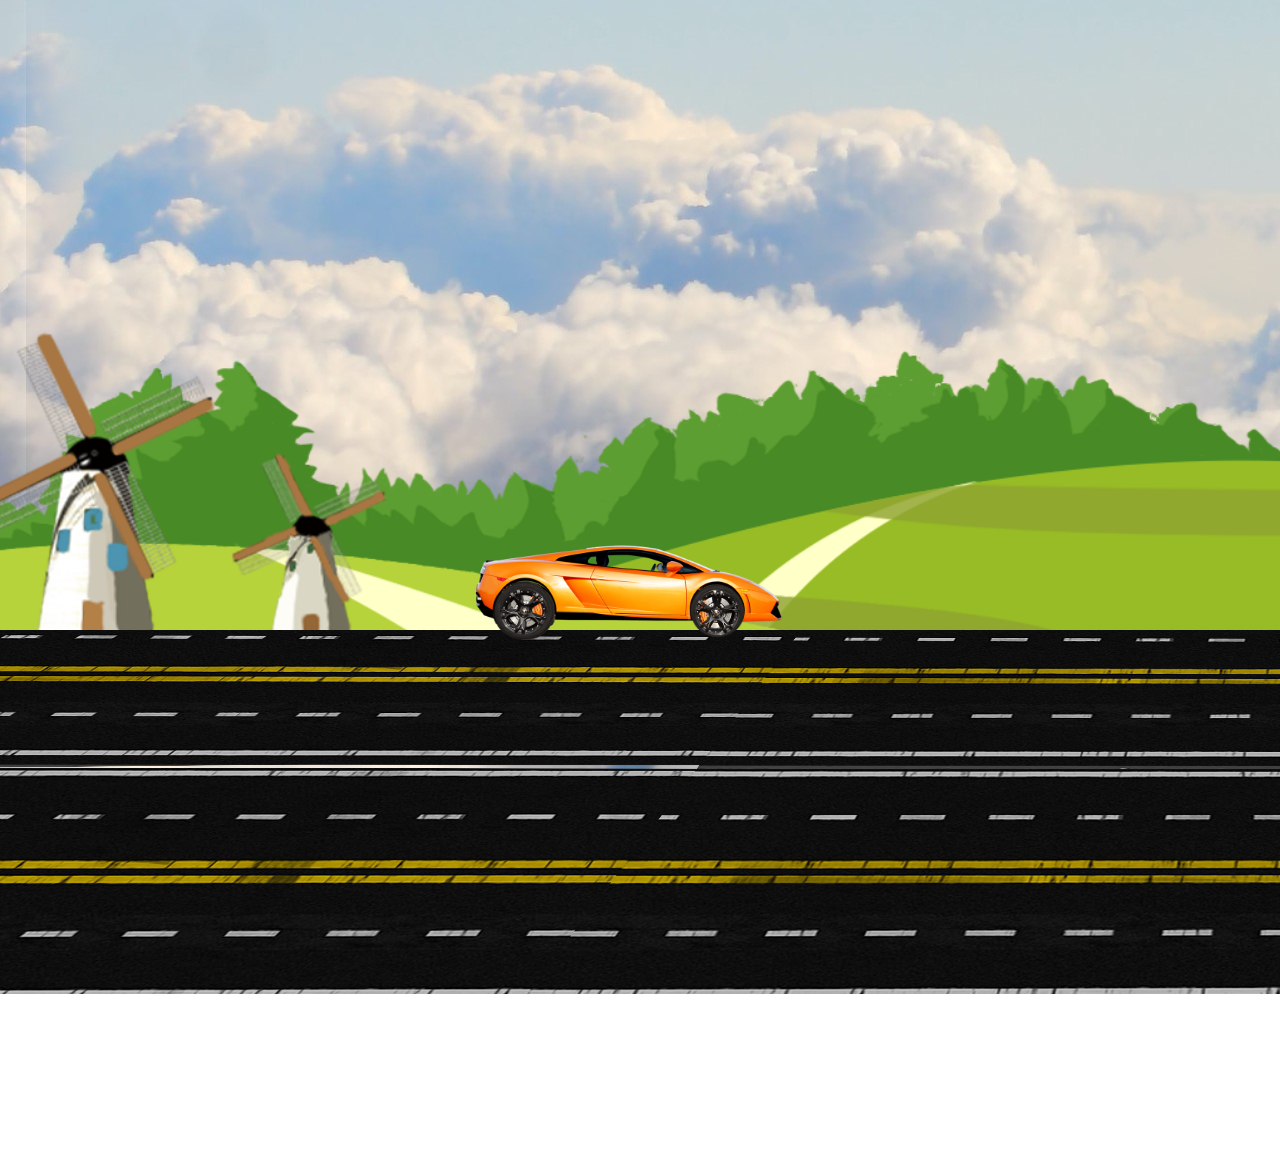
<file: Car Aminated/index.html>
<!DOCTYPE html>
<html lang="en">
<head>
    <meta charset="UTF-8">
    <meta name="viewport" content="width=device-width, initial-scale=1.0">
    <title>Car Animation </title>
    <link rel="stylesheet" href="style.css">
    <script src="script.js"></script>
</head>
<body>
    <div class="container">
        <div class="sky">
            <div class="trees"></div>
            <div class="track"></div>
            <div class="car">
                <div class="wheel wheel1">
                    <img src="car_wheel_left.png" alt="">
                </div>
                <div class="wheel wheel2">
                    <img src="car_wheel_right.png" alt="">
                </div>
            </div>
        </div>
    </div>
</body>
</html>
</file>
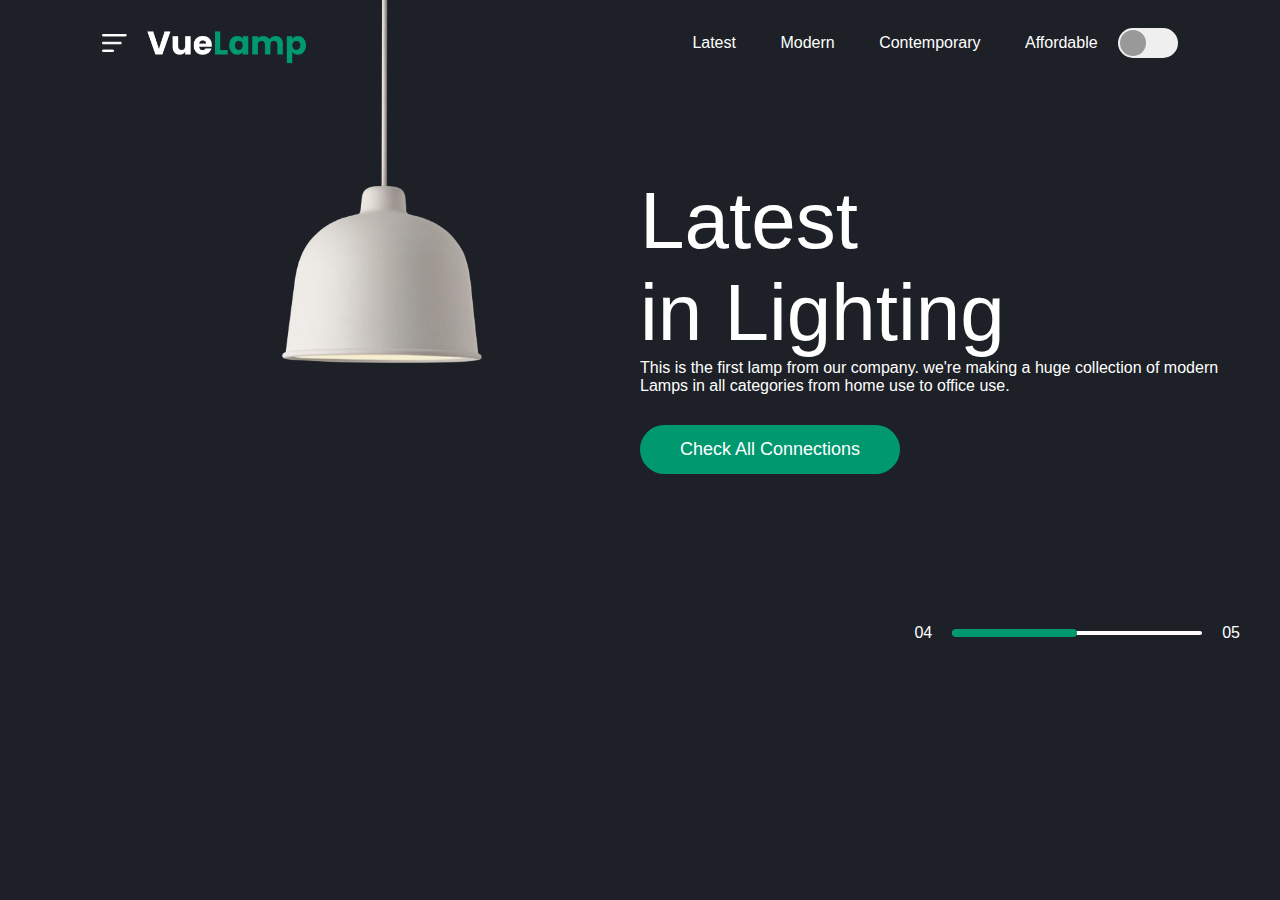
<file: Light/index.html>
<!DOCTYPE html>
<html lang="en">
<head>
    <meta charset="UTF-8">
    <meta name="viewport" content="width=device-width, initial-scale=1.0">
    <title>LIGHT</title>
    <link rel="stylesheet" href="style.css">
</head>
<body>
    <div class="hero">
        <nav>
            <img src="images/menu.png" class="menu-img">
            <img src="images/logo.png" class="logo">
            <ul>
                <li><a href="">Latest</a></li>
                <li><a href="">Modern</a></li>
                <li><a href="">Contemporary</a></li>
                <li><a href="">Affordable</a></li>
            </ul>
            <button type="button" onclick="toggleBtn()" id="btn"><span></span></button>
        </nav>
        <div class="lamp-container">
            <img src="images/lamp.png" class="lamp">
            <img src="images/light.png" class="light" id="light">
        </div>

        <div class="text-container">
            <h1>Latest <br> in Lighting</h1>
            <p>This is the first lamp from our company. we're making a huge collection of modern Lamps in all categories from home use to office use.</p>
            <a href="">Check All Connections</a>
            <div class="control">
                <p>04</p>
                <div class="line"><span></span></div>
                <p>05</p>
            </div>
        </div>
        
    </div>

    <script>
        var btn = document.getElementById("btn");
        var light = document.getElementById("light");

        function toggleBtn(){
            btn.classList.toggle("active");
            light.classList.toggle("on");
        }
    </script>
</body>
</html>
</file>
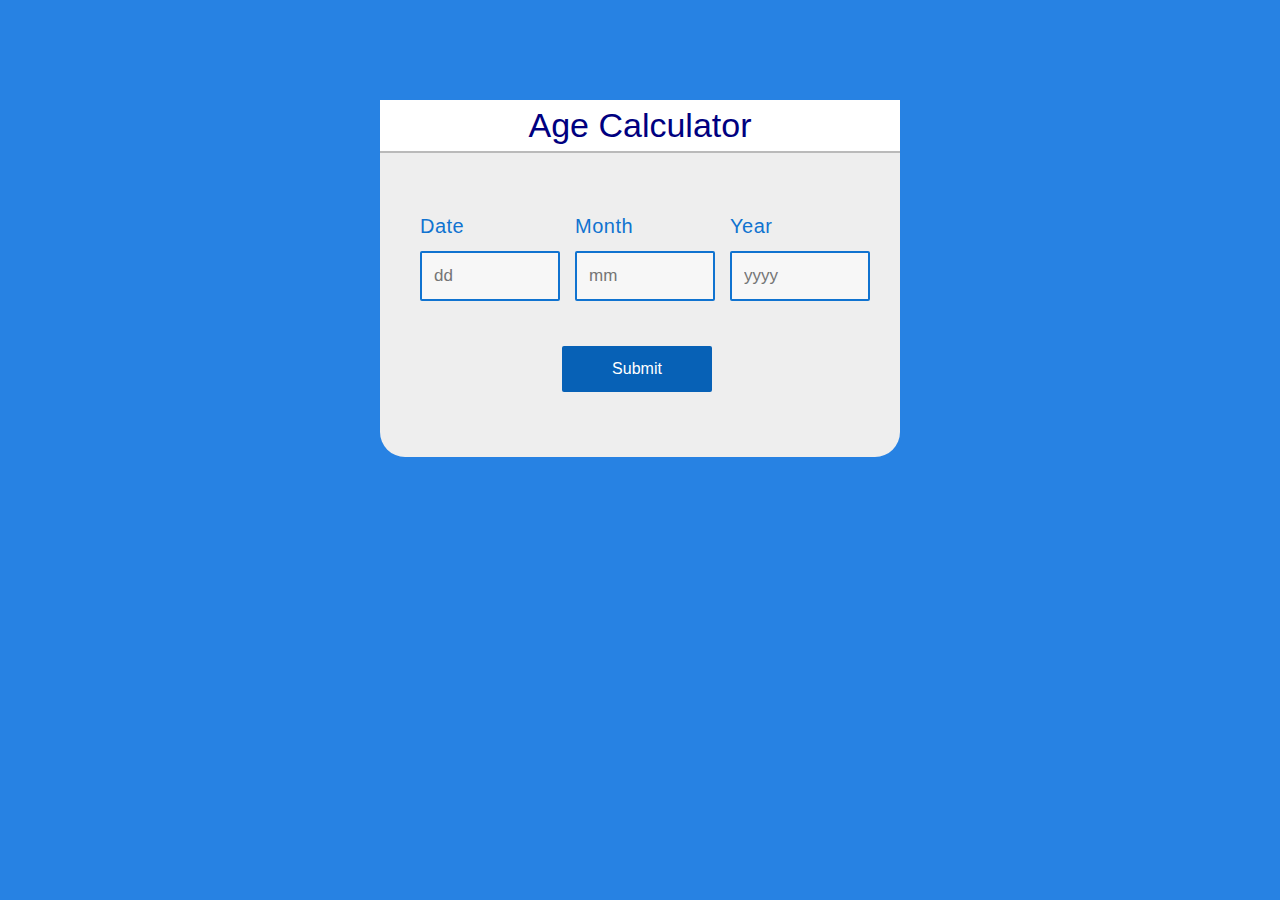
<file: agecalci.html>
<!DOCTYPE html>
<html lang="en">
<head>
    <meta charset="UTF-8">
    <meta name="viewport" content="width=device-width, initial-scale=1.0">
    <title>Age Calculator</title>
    <style>
        body {
    font-family: Arial, Helvetica, sans-serif;
    background-color: #2782e3;
    font-size: 15px;
    line-height: 1.5;
    padding: 0;
    margin: 0;
}
* {
    box-sizing: border-box;
}
.container {
    width: 520px;
    height: auto;
    margin: 100px auto;
    background-color: #eee;
    border-radius: 25px;
}
.base {
    width: 100%;
    margin: 0;
    overflow: hidden;
    display: block;
    float: none;
}
.block {
    width: 135px;
    padding: 5px 20px;
    margin-left: 20px;
    display: inline-block;
    float: left;
}
.base h4 {
    font-size: 26px;
    text-align: center;
    font-family: sans-serif;
    font-weight: normal;
    margin-top: 0px;
    box-shadow: 0px 2px #bababa;
    background: white;
    font-size: 34px;
    color: navy;
}
.title {
    font-size: 20px;
    text-align: left;
    font-family: sans-serif;
    font-weight: normal;
    line-height: 0.5;
    letter-spacing: 0.5px;
    word-spacing: 2.7px;
    color: #1073d0;
}
input[type="text"] {
    width: 140px;
    margin: auto;
    outline: none;
    min-height: 50px;
    border: 2px solid #1073d0;
    padding: 12px;
    background-color: #f7f7f7;
    border-radius: 2px;
    color: #1073d0;
    font-size: 17px;
}
input[type="text"]:focus {
    background-color: #ffffff;
    border: 2px solid orange;
    outline: none;
}
input[type="button"] {
    width: 150px;
    margin-left: 35%;
    margin-top: 40px;
    outline: none;
    border: none;
    border-radius: 2px;
    background-color: #0761b6;
    color: #ffffff;
    padding: 14px 16px;
    text-align: center;
    font-size: 16px;
}
input[type="button"]:hover {
    background-color: #003669;
}
#age {
    display: block;
    margin: 10px;
    margin-top: 35px;
    padding: 10px;
    padding-bottom: 20px;
    overflow: hidden;
    font-family: verdana;
    font-size: 23px;
    font-weight: normal;
    line-height: 1.5;
    word-spacing: 2.7px;
    color: navy;
}
/* body {
    font-family: Arial, Helvetica, sans-serif;
    background-color: #2782e3;
    font-size: 15px;
    line-height: 1.5;
    padding: 0;
    margin: 0;
}
* {
    box-sizing: border-box;
  }
  .container {
    width: 520px;
    height: auto;
    margin: 100px auto;
    background-color: #eee;
    border-radius: 25px;
}
.block {
    width: 135px;
    padding: 5px 20px;
    margin-left: 20px;
    display: inline-block;
    float: left;
}
.base h4 {
    font-size: 26px;
    text-align: center;
    font-family: sans-serif;
    font-weight: normal;
    margin-top: 0px;
    box-shadow: 0px 2px #bababa;
    background: white;
    font-size: 34px;
    color: navy;
}
.title {
    font-size: 20px;
    text-align: left;
    font-family: sans-serif;
    font-weight: normal;
    line-height: 0.5;
    letter-spacing: 0.5px;
    word-spacing: 2.7px;
    color: #1073d0;
}
input[type="text"] {
    width: 140px;
    margin: auto;
    outline: none;
    min-height: 50px;
    border: 2px solid #1073d0;
    padding: 12px;
    background-color: #f7f7f7;
    border-radius: 2px;
    color: #1073d0;
    font-size: 17px;
}
input[type="text"]:focus {
    background-color: #ffffff;
    border: 2px solid orange;
    outline: none;
}
input[type="button"] {
    width: 150px;
    margin-left: 35%;
    margin-top: 40px;
    outline: none;
    border: none;
    border-radius: 2px;
    background-color: #0761b6;
    color: #ffffff;
    padding: 14px 16px;
    text-align: center;
    font-size: 16px;
}
input[type="button"]:hover {
    background-color: #003669;
}
#age {
    display: block;
    margin: 10px;
    margin-top: 35px;
    padding: 10px;
    padding-bottom: 20px;
    overflow: hidden;
    font-family: verdana;
    font-size: 23px;
    font-weight: normal;
    line-height: 1.5;
    word-spacing: 2.7px;
    color: navy;
} */

    </style>
</head>
<body>
    <div class="container">
        <form>
            <div class="base">
                <div class="enter"><h4>Age Calculator</h4></div>
                <div class="block">
                    <p class="title">Date</p>
                    <input
                        type="text"
                        name="date"
                        id="date"
                        placeholder="dd"
                        required="required"
                        minlength="1"
                        maxlength="2"
                    />
                </div>
                <div class="block">
                    <p class="title">Month</p>
                    <input
                        type="text"
                        name="month"
                        id="month"
                        placeholder="mm"
                        required="required"
                        minlength="1"
                        maxlength="2"
                    />
                </div>
                <div class="block">
                    <p class="title">Year</p>
                    <input
                        type="text"
                        name="year"
                        id="year"
                        placeholder="yyyy"
                        required="required"
                        minlength="4"
                        maxlength="4"
                    />
                </div>
            </div>
            <div class="base">
                <div class="enter">
                    <input
                        type="button"
                        name="submit"
                        value="Submit"
                        onclick="age()"
                    />
                </div>
            </div>
            <div id="age"></div>
        </form>
    </div>
    <script>
      function age() {
    var d1 = document.getElementById("date").value;
    var m1 = document.getElementById("month").value;
    var y1 = document.getElementById("year").value;
    var date = new Date();
    var d2 = date.getDate();
    var m2 = 1 + date.getMonth();
    var y2 = date.getFullYear();
    var month = [31, 28, 31, 30, 31, 30, 31, 31, 30, 31, 30, 31];
    if (d1 > d2) {
        d2 = d2 + month[m2 - 1];
        m2 = m2 - 1;
    }
    if (m1 > m2) {
        m2 = m2 + 12;
        y2 = y2 - 1;
    }
    var d = d2 - d1;
    var m = m2 - m1;
    var y = y2 - y1;
    document.getElementById("age").innerHTML =
        "Your Age is " + y + " Years " + m + " Months " + d + " Days";
}
    </script>
</body>
</html>
</file>
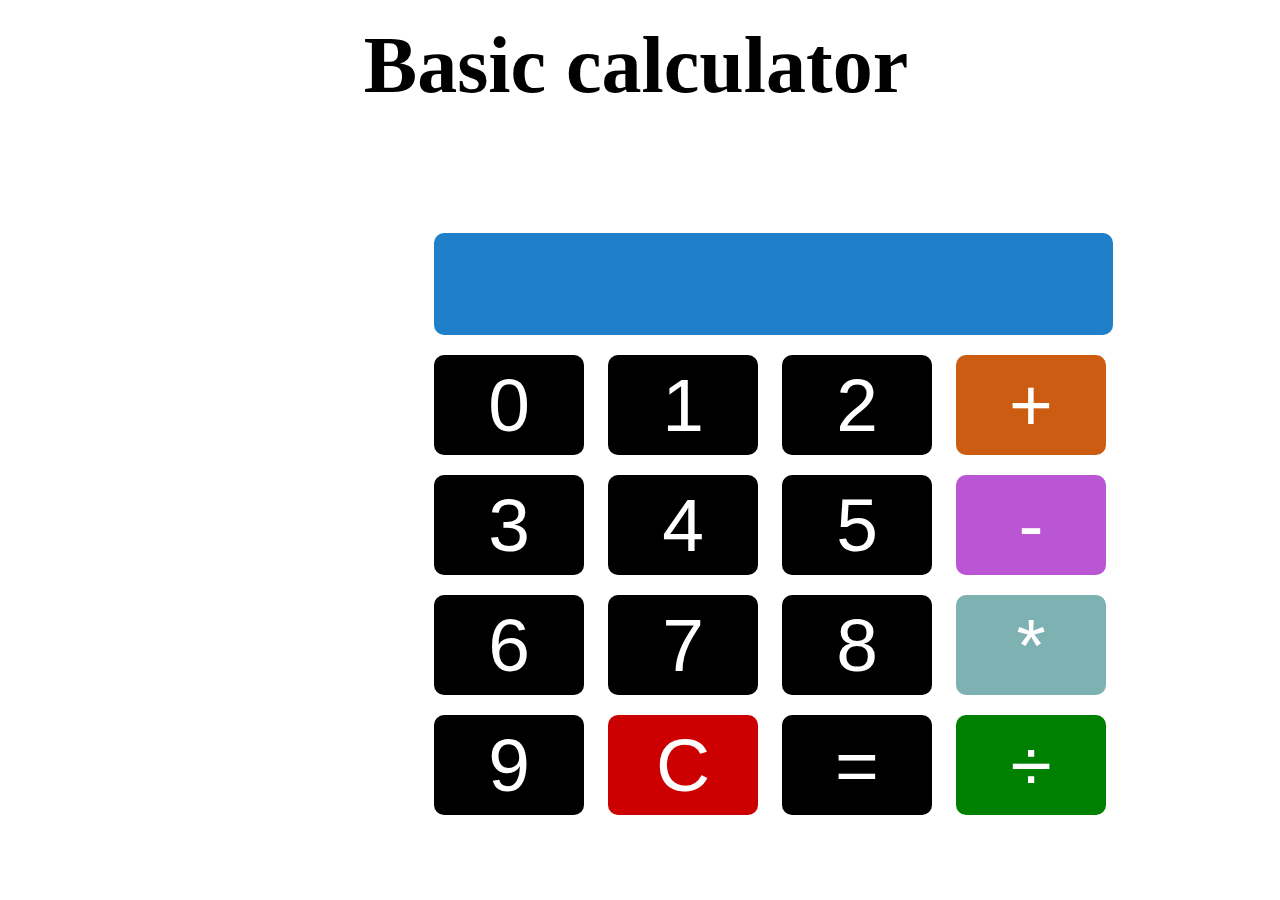
<file: calci.html>
<!DOCTYPE html>
<html lang="en">
<head>
    <meta charset="UTF-8">
    <meta name="description" content="Javascript calculator">
    <meta name="viewport" content="width=device-width, initial-scale=1.0">
    <link rel="stylesheet" href="calci.css">
    <title>CALCULATOR</title>
</head>
<body>
    <h1>Basic calculator</h1>
    <br>
    <form id="myform" Name="calc">
    <input name="display" style="width: 675px;height: 100px; text-align: center; background-color: #1f80c9;"> <br>
    <input type="button" value="0" OnClick="calc.display.value+='0'">
    <input type="button" value="1" OnClick="calc.display.value+='1'">
    <input type="button" value="2" OnClick="calc.display.value+='2'">
    <input type="button" value="+" OnClick="calc.display.value+='+'" style="background-color: #cc5c11;"> <br>
    <input type="button" value="3" OnClick="calc.display.value+='3'">
    <input type="button" value="4" OnClick="calc.display.value+='4'">
    <input type="button" value="5" OnClick="calc.display.value+='5'">
    <input type="button" value="-" OnClick="calc.display.value+='-'" style="background-color: #ba55d3;"> <br>
    <input type="button" value="6" OnClick="calc.display.value+='6'">
    <input type="button" value="7" OnClick="calc.display.value+='7'">
    <input type="button" value="8" OnClick="calc.display.value+='8'">
    <input type="button" value="*" OnClick="calc.display.value+='*'" style="background-color: #7db1b2;"> <br>
    <input type="button" value="9" OnClick="calc.display.value+='9'">
    <input type="button" value="C" OnClick="calc.display.value=''" style="background-color: #cc0000;">
    <input type="button" value="=" OnClick="calc.display.value=eval(calc.display.value)">
    <input type="button" value="&#247;"OnClick="calc.display.value+='/'" style="background-color: green;">
    </form>
    

    


</body>
</html>
</file>
<file: Car Aminated/style.css>
*{
    margin: 0;
    padding: 0;
}
body{
    overflow: hidden;
    animation: shakebody linear 6s infinite;
}
.sky{
    height: 100vh;
    width: 100%;
    background-image: url(background.jpg);
    background-repeat: no-repeat;
    position: absolute;
}

.trees{
    height: 100vh;
    width: 100%;
    background-image: url(trees.png);
    background-size: cover; 
    position: absolute;
    top: -144px; 
}
.track{
    height: 60vh;
    width: 800vw;
    background-image: url(track.png);
    background-repeat: repeat-x; 
    position: absolute;
    top: 70vh;
    animation: carMove linear 13s infinite;

}

.car{
    height: 100px;
    width: 380px;
    background-image: url(car_body.png);
    background-size: cover;
    background-repeat: no-repeat;
    position: absolute;
    left: 444px;
    bottom:30vh;
    animation: shake linear .3s infinite;

}


.wheel1 img{
    width: 77px;
    position: relative;
    top:42px;
    left:42px;
    animation: wheelRotation linear .16s infinite;
}


.wheel2 img{
    width: 77px;
    position: relative;
    top: -39px;
    left: 235px;
    animation: wheelRotation linear .16s infinite;

}

@keyframes wheelRotation
{
    100%{
        transform: rotate(360deg);
    }
}

@keyframes carMove
{
    100%{
        transform: translateX(-500vw);
    }
}

@keyframes shake
{
    0%{
        transform: translateY(-5px);
    }
    50%{
        transform: translateY(5px);
    }
    100%{
        transform: translateY(-5px);
    }
}
@keyframes shakebody
{
    0%{
        transform: translateY(-50px);
    }
    50%{
        transform: translateY(50px);
    }
    100%{
        transform: translateY(-50px);
    }
}
</file>
<file: Light/style.css>
*{
    margin: 0;
    padding: 0;
    font-family: 'poppins',sans-serif;
    box-sizing: border-box;
}

.hero{
    background: #1d2026;
    min-height: 100vh;
    width: 100%;
    color: #fff;
    position: relative;
}
nav{
    display: flex;
    align-items: center;
    padding: 20px 8%;
}
nav .menu-img{
    width: 25px;
    margin-right: 20px;
    cursor: pointer;
}
nav .logo{
    width: 160px;
    cursor: pointer;
}
nav ul{
    flex: 1;
    text-align: right;
}
nav ul li{
    display: inline-block;
    list-style: none;
    margin: 0 20px;
}
nav ul li a{
    text-decoration: none;
    color: #fff;
}
button{
    background: #efefef;
    height: 30px;
    width: 60px;
    border-radius: 20px;
    border: 0;
    outline: 0;
    cursor: pointer;
    transition: background 0.5s;
}
button span{
    display:block;
    background: #999;
    height: 26px;
    width: 26px;
    border-radius: 50%;
    margin-left: 2px;
    transition: background 0.5s, margin-left 0.5s;
}
.lamp-container{
    position: absolute;
    top: -20px;
    left: 22%;
    width: 200px;
}
.lamp{
    width:100%;
}
.light{
    position: absolute;
    top: 97%;
    left: 50%;
    transform: translateX(-50%);
    width: 700px;
    margin-left: -10px;
    opacity: 0;
    transition: opacity 0.5s;
}
.text-container{
    max-width: 600px;
    margin-top: 7%;
    margin-left: 50%;
}
.text-container h1{
    font-size: 80px;
    font-weight: 400;
}
.text-container a{
    text-decoration: none;
    background: #00986f;
    padding: 14px 40px ;
    display: inline-block;
    color: #fff;
    font-size: 18px;
    margin-top: 30px;
    border-radius: 30px;
}
.control{
    display: flex;
    align-items: center;
    justify-content: flex-end;
    margin-top: 150px;
}
.control .line{
    width: 250px;
    height: 4px;
    background: #fff;
    margin: 0 20px;
    border-radius: 2px;
}
.control .line span{
    width: 50%;
    height: 8px;
    margin-top: -2px;
    border-radius: 4px;
    background: #00986f;
    display: block;
} 
.active{
    background: green;
}
.active span{
    background: #fff;
    margin-left: 31px;
}
.on{
    opacity: 1;
}
</file>
<file: calci.css>
input {
    width: 150px;
    height: 100px;
    font-size: 75px;
    border-radius: 10px;
    margin:10px;
    background-color: #000;
    color:#fff;
    border-style: none;
}
#myform {
    margin-left: 416px;
    margin-top: 40px;
    /*border:medium solid purple;*/
}
h1 {
    text-align:center ;
    font-size: 80px;
    margin-right: 8px;
    margin-top: 20px;
}
</file>
